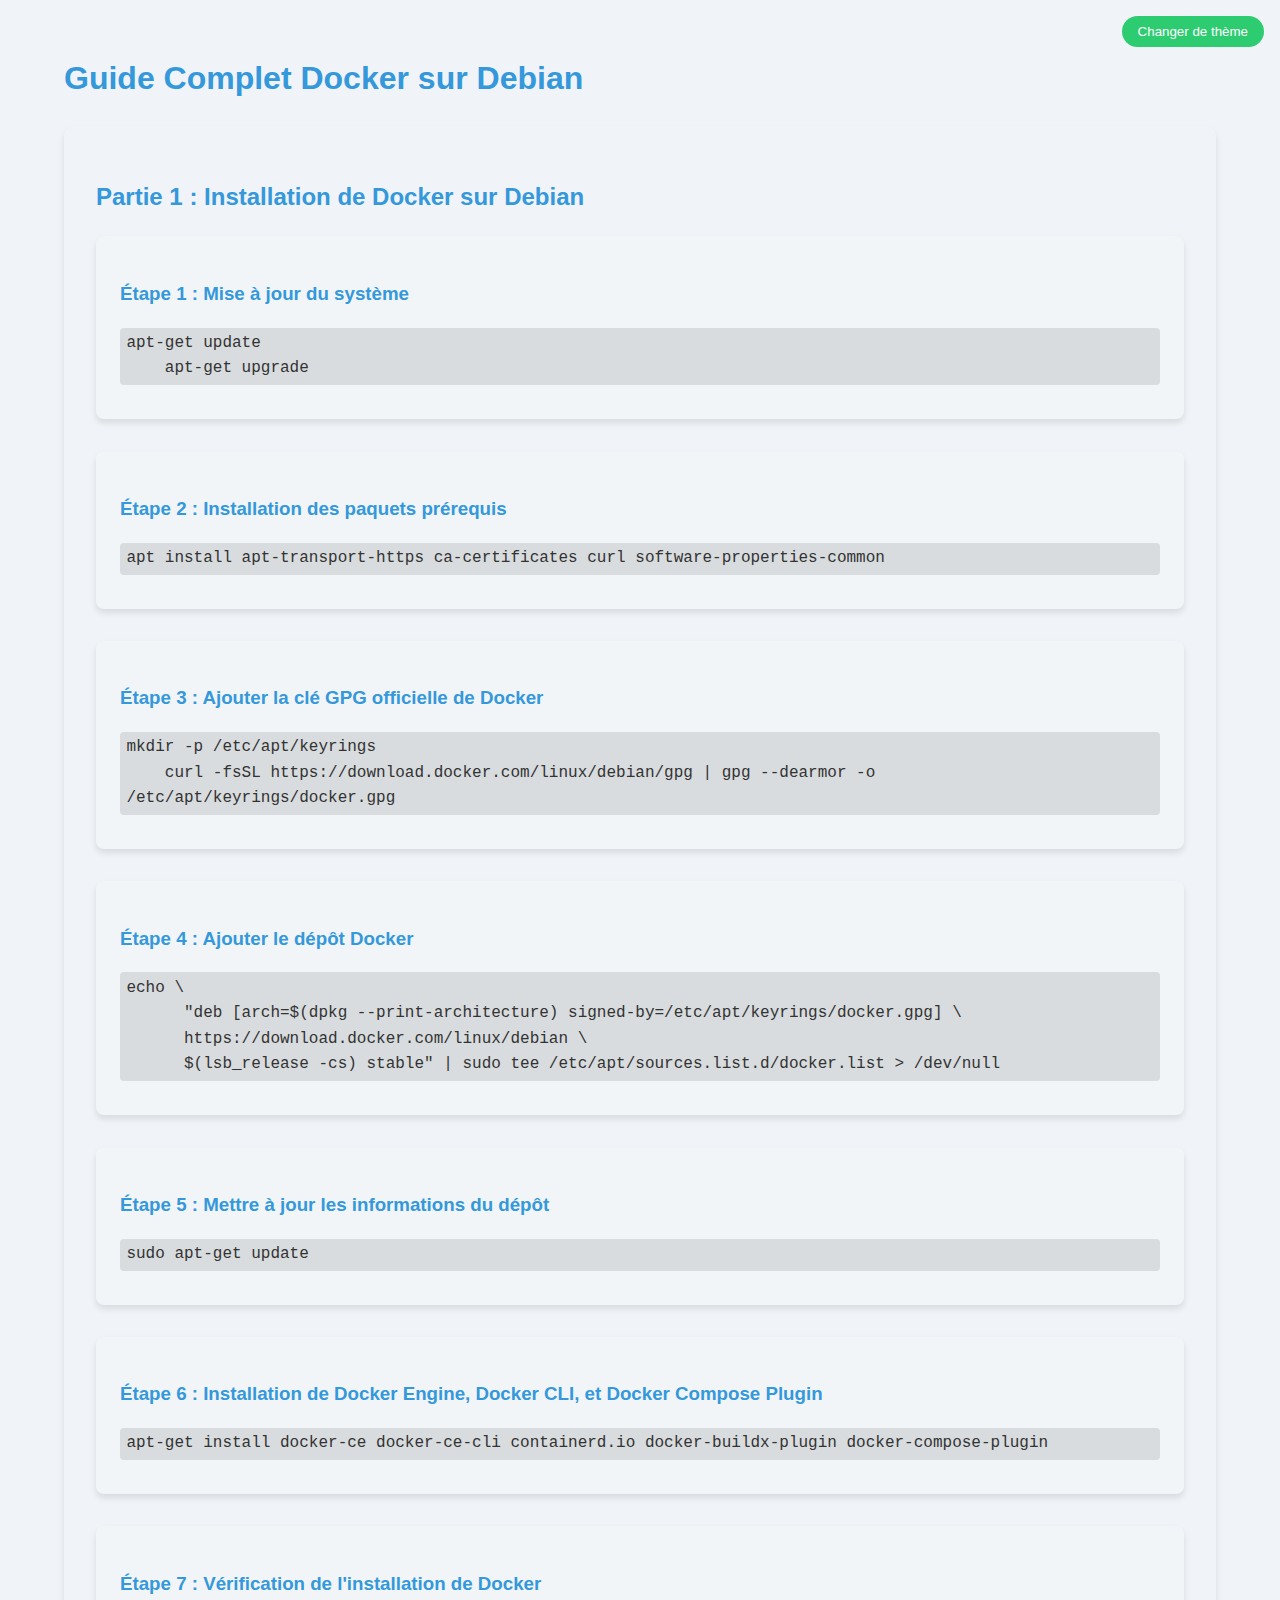
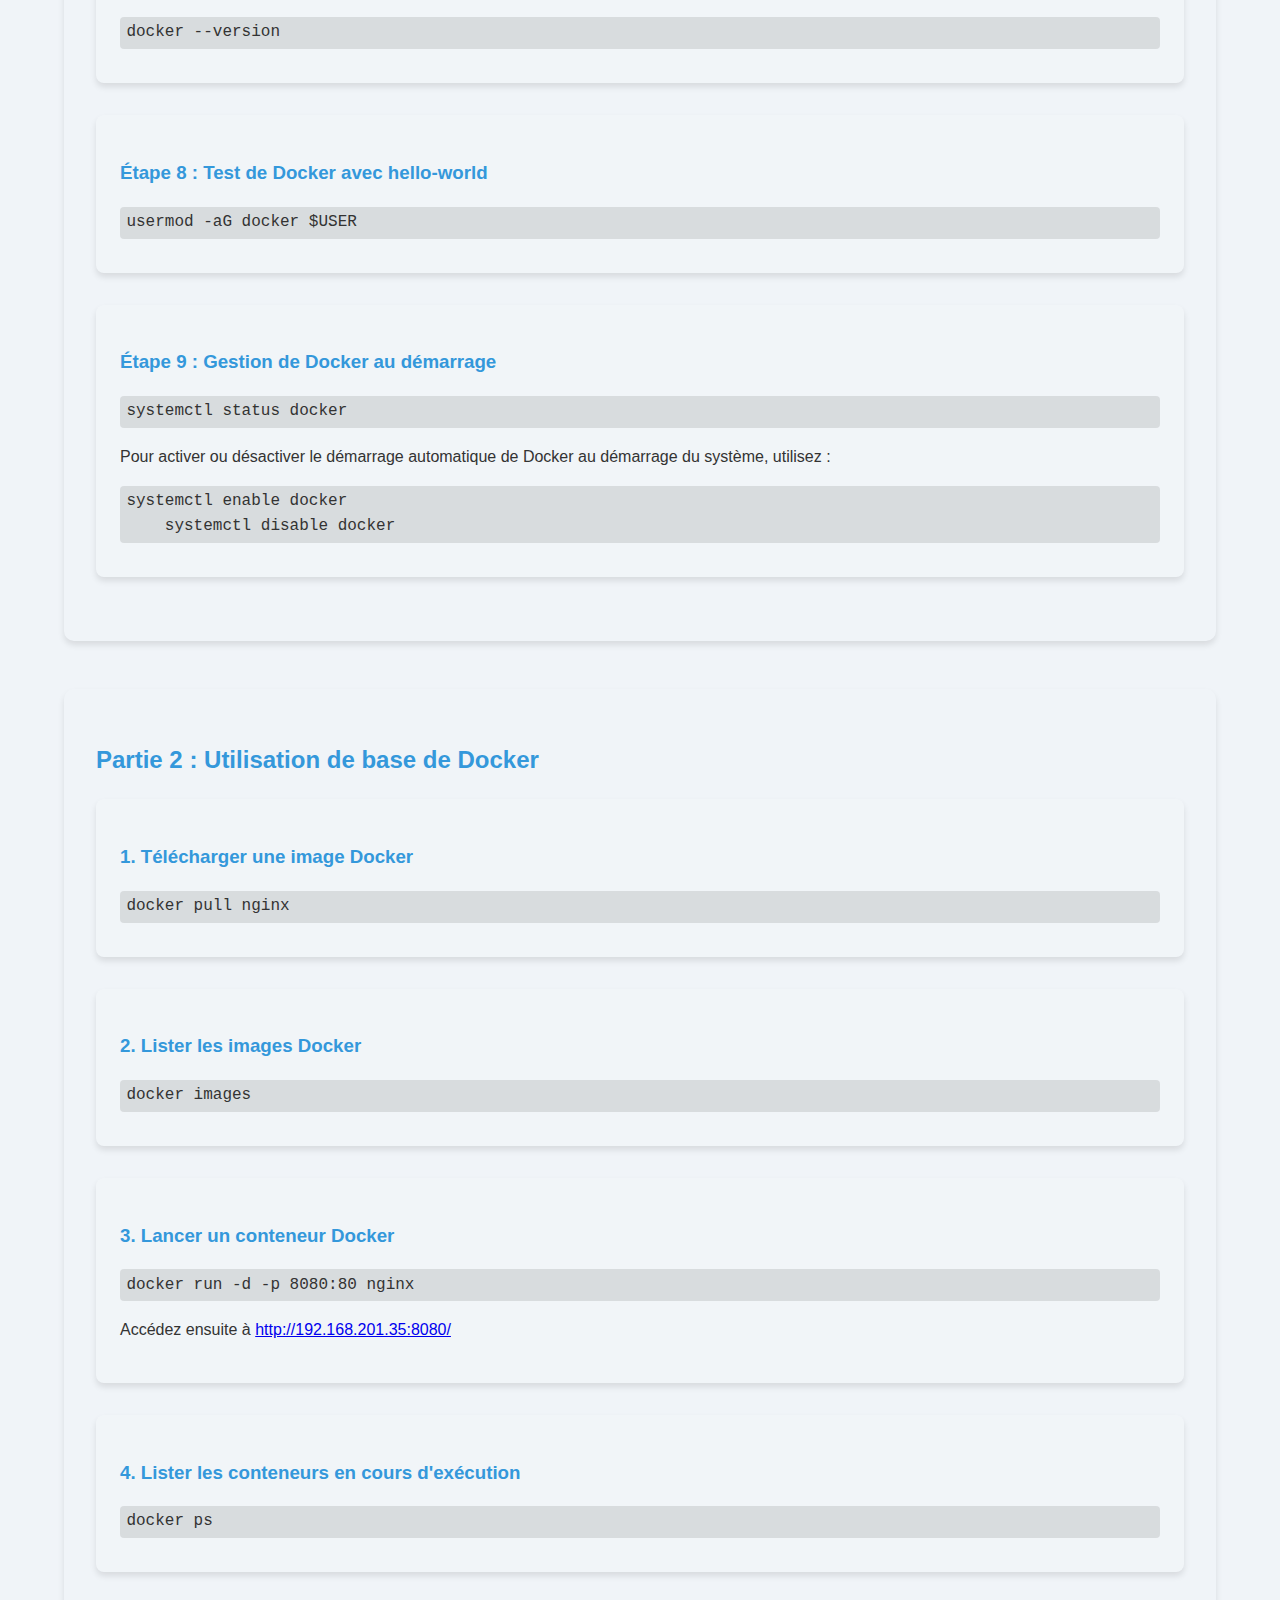
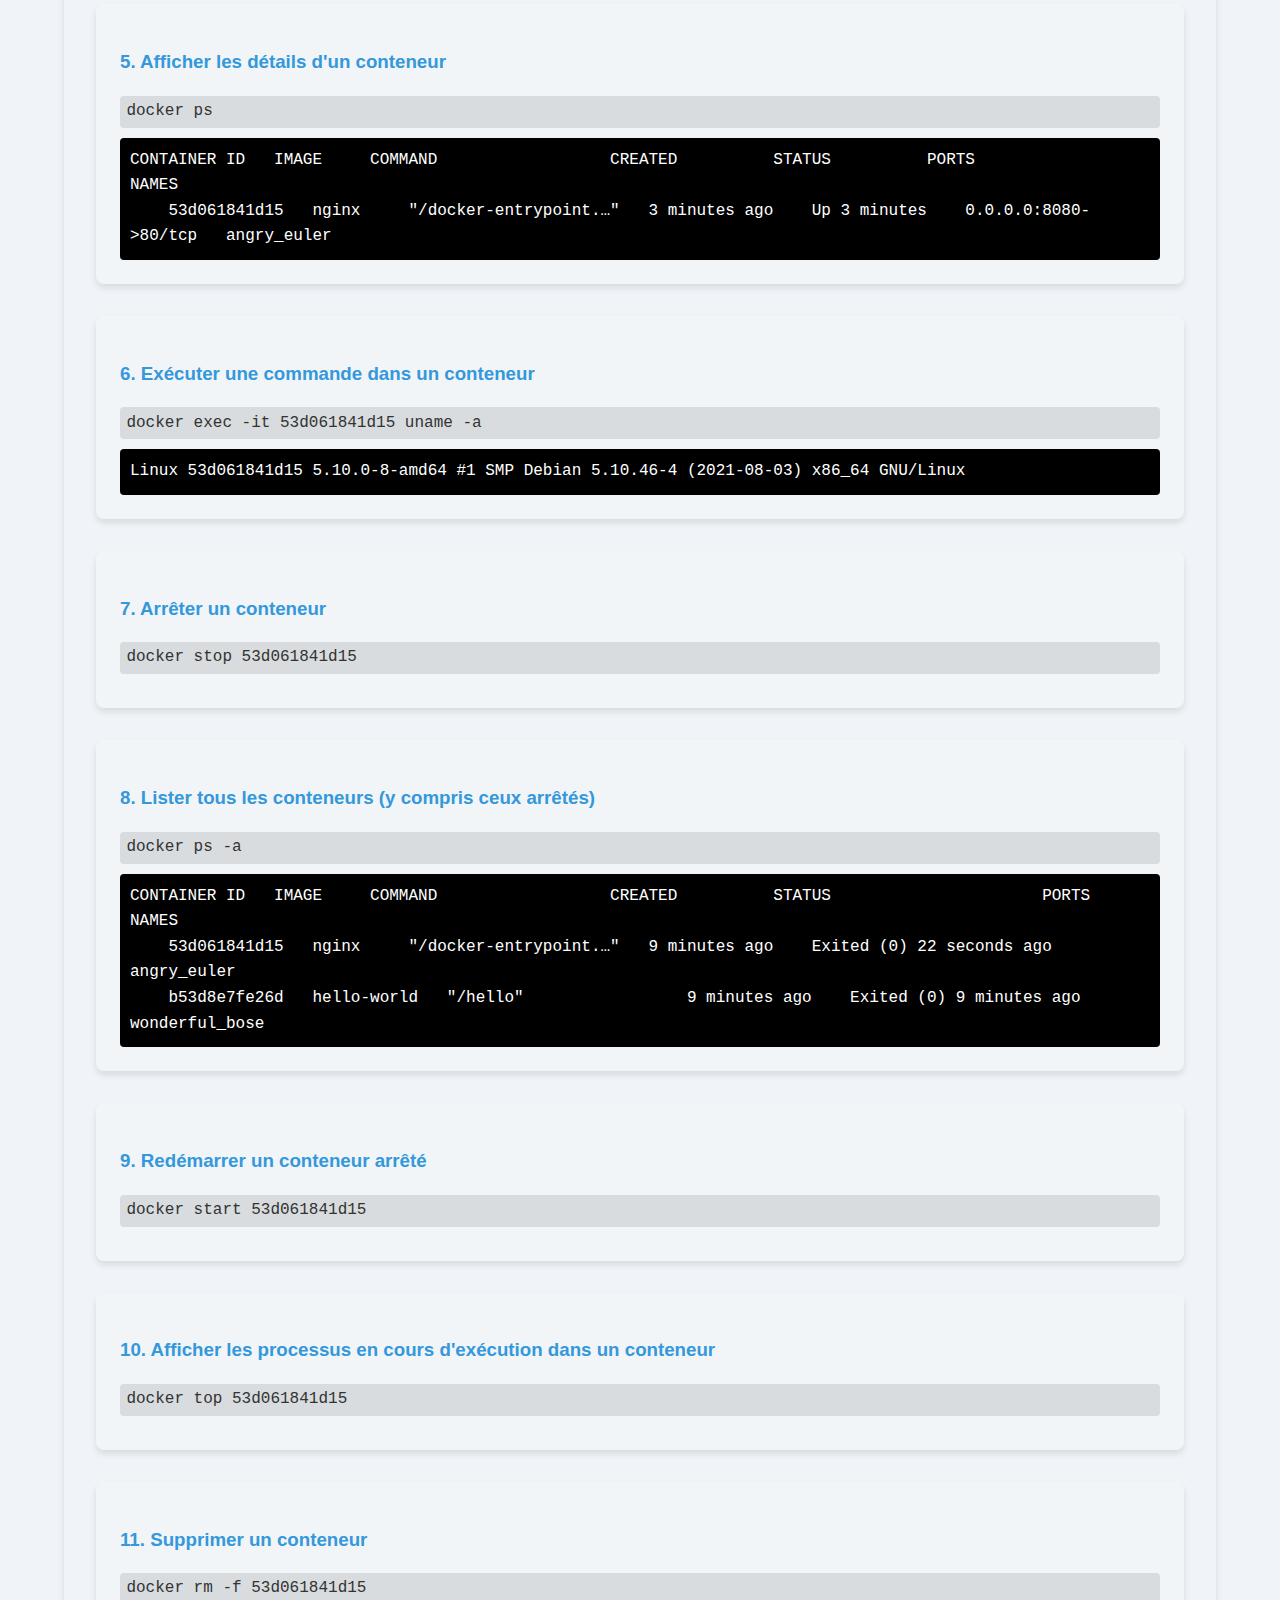
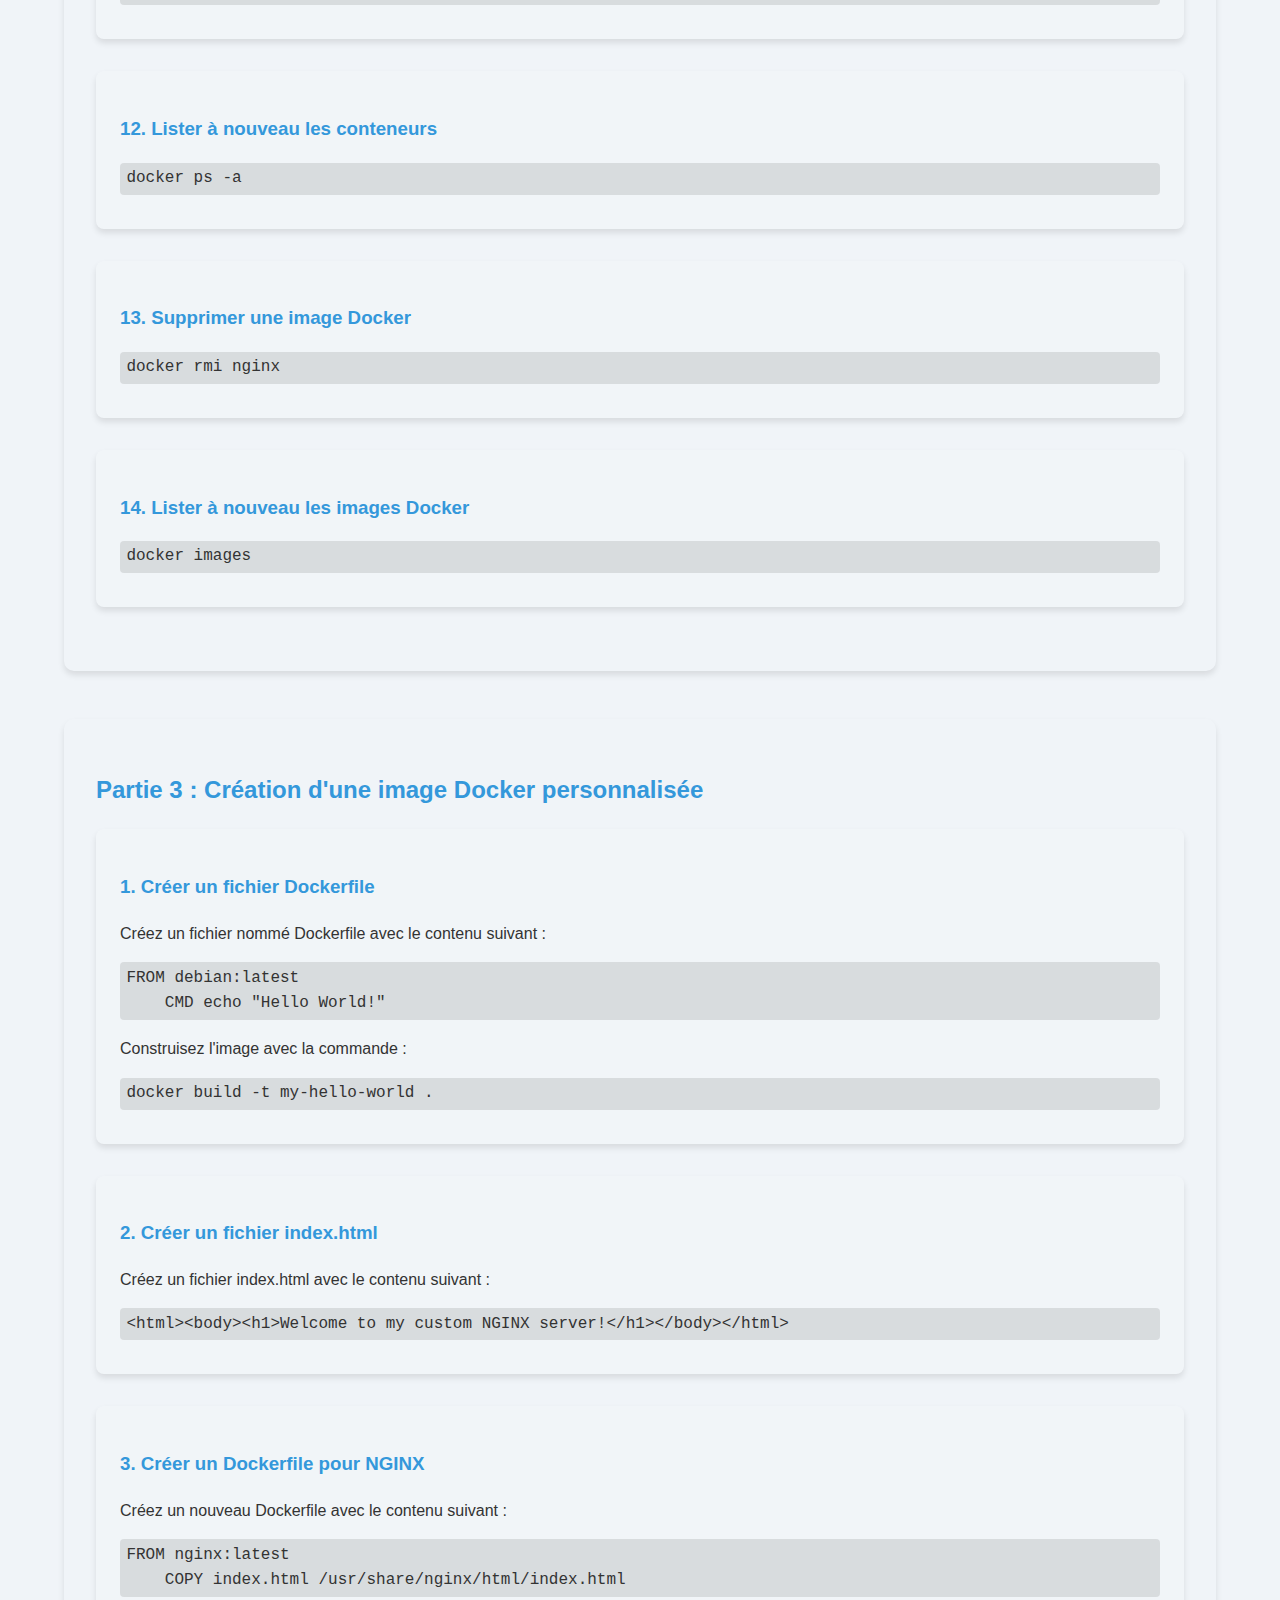
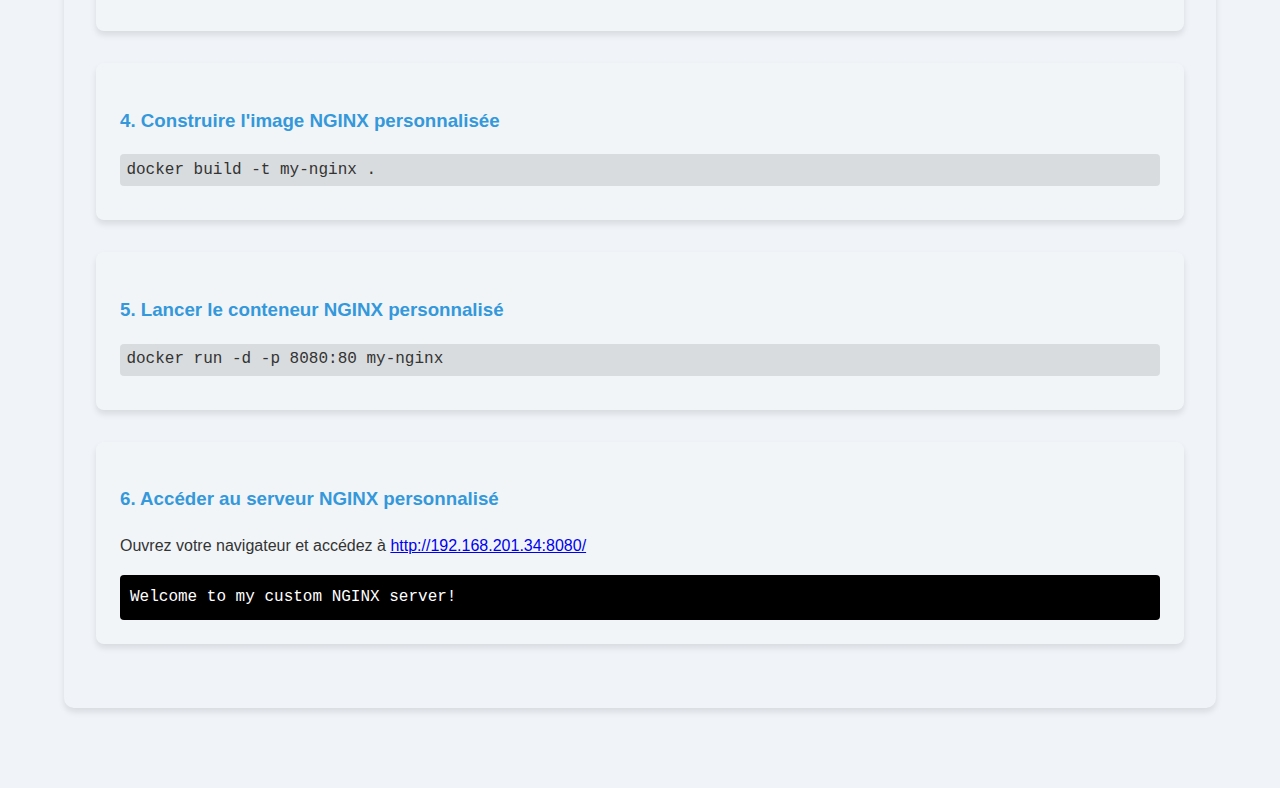
<file: index.html>
<html><head><meta charset="utf-8"><meta name="viewport" content="width=device-width, initial-scale=1"><title>Guide Complet Docker sur Debian</title>
    <link href="style.css" rel="stylesheet">
    </head>
    <body class="light-mode">
    <div class="container">
      <h1>Guide Complet Docker sur Debian</h1>
      
      <button class="theme-switch" onclick="toggleTheme()">Changer de thème</button>
    
      <div class="part">
        <h2>Partie 1 : Installation de Docker sur Debian</h2>
        
        <div class="step">
          <h3>Étape 1 : Mise à jour du système</h3>
          <code>apt-get update
    apt-get upgrade</code>
        </div>
    
        <div class="step">
          <h3>Étape 2 : Installation des paquets prérequis</h3>
          <code>apt install apt-transport-https ca-certificates curl software-properties-common</code>
        </div>
    
        <div class="step">
          <h3>Étape 3 : Ajouter la clé GPG officielle de Docker</h3>
          <code>mkdir -p /etc/apt/keyrings
    curl -fsSL https://download.docker.com/linux/debian/gpg | gpg --dearmor -o /etc/apt/keyrings/docker.gpg</code>
        </div>
    
        <div class="step">
          <h3>Étape 4 : Ajouter le dépôt Docker</h3>
          <code>echo \
      "deb [arch=$(dpkg --print-architecture) signed-by=/etc/apt/keyrings/docker.gpg] \
      https://download.docker.com/linux/debian \
      $(lsb_release -cs) stable" | sudo tee /etc/apt/sources.list.d/docker.list > /dev/null</code>
        </div>
    
        <div class="step">
          <h3>Étape 5 : Mettre à jour les informations du dépôt</h3>
          <code>sudo apt-get update</code>
        </div>
    
        <div class="step">
          <h3>Étape 6 : Installation de Docker Engine, Docker CLI, et Docker Compose Plugin</h3>
          <code>apt-get install docker-ce docker-ce-cli containerd.io docker-buildx-plugin docker-compose-plugin</code>
        </div>
    
        <div class="step">
          <h3>Étape 7 : Vérification de l'installation de Docker</h3>
          <code>docker --version</code>
        </div>
    
        <div class="step">
          <h3>Étape 8 : Test de Docker avec hello-world</h3>
          <code>usermod -aG docker $USER</code>
        </div>
    
        <div class="step">
          <h3>Étape 9 : Gestion de Docker au démarrage</h3>
          <code>systemctl status docker</code>
          <p>Pour activer ou désactiver le démarrage automatique de Docker au démarrage du système, utilisez :</p>
          <code>systemctl enable docker
    systemctl disable docker</code>
        </div>
      </div>
    
      <div class="part">
        <h2>Partie 2 : Utilisation de base de Docker</h2>
        
        <div class="step">
          <h3>1. Télécharger une image Docker</h3>
          <code>docker pull nginx</code>
        </div>
    
        <div class="step">
          <h3>2. Lister les images Docker</h3>
          <code>docker images</code>
        </div>
    
        <div class="step">
          <h3>3. Lancer un conteneur Docker</h3>
          <code>docker run -d -p 8080:80 nginx</code>
          <p>Accédez ensuite à <a href="http://192.168.201.35:8080/">http://192.168.201.35:8080/</a></p>
        </div>
    
        <div class="step">
          <h3>4. Lister les conteneurs en cours d'exécution</h3>
          <code>docker ps</code>
        </div>
    
        <div class="step">
          <h3>5. Afficher les détails d'un conteneur</h3>
          <code>docker ps</code>
          <div class="output">CONTAINER ID   IMAGE     COMMAND                  CREATED          STATUS          PORTS                  NAMES
    53d061841d15   nginx     "/docker-entrypoint.…"   3 minutes ago    Up 3 minutes    0.0.0.0:8080->80/tcp   angry_euler</div>
        </div>
    
        <div class="step">
          <h3>6. Exécuter une commande dans un conteneur</h3>
          <code>docker exec -it 53d061841d15 uname -a</code>
          <div class="output">Linux 53d061841d15 5.10.0-8-amd64 #1 SMP Debian 5.10.46-4 (2021-08-03) x86_64 GNU/Linux</div>
        </div>
    
        <div class="step">
          <h3>7. Arrêter un conteneur</h3>
          <code>docker stop 53d061841d15</code>
        </div>
    
        <div class="step">
          <h3>8. Lister tous les conteneurs (y compris ceux arrêtés)</h3>
          <code>docker ps -a</code>
          <div class="output">CONTAINER ID   IMAGE     COMMAND                  CREATED          STATUS                      PORTS     NAMES
    53d061841d15   nginx     "/docker-entrypoint.…"   9 minutes ago    Exited (0) 22 seconds ago             angry_euler
    b53d8e7fe26d   hello-world   "/hello"                 9 minutes ago    Exited (0) 9 minutes ago               wonderful_bose</div>
        </div>
    
        <div class="step">
          <h3>9. Redémarrer un conteneur arrêté</h3>
          <code>docker start 53d061841d15</code>
        </div>
    
        <div class="step">
          <h3>10. Afficher les processus en cours d'exécution dans un conteneur</h3>
          <code>docker top 53d061841d15</code>
        </div>
    
        <div class="step">
          <h3>11. Supprimer un conteneur</h3>
          <code>docker rm -f 53d061841d15</code>
        </div>
    
        <div class="step">
          <h3>12. Lister à nouveau les conteneurs</h3>
          <code>docker ps -a</code>
        </div>
    
        <div class="step">
          <h3>13. Supprimer une image Docker</h3>
          <code>docker rmi nginx</code>
        </div>
    
        <div class="step">
          <h3>14. Lister à nouveau les images Docker</h3>
          <code>docker images</code>
        </div>
      </div>
    
      <div class="part">
        <h2>Partie 3 : Création d'une image Docker personnalisée</h2>
        
        <div class="step">
          <h3>1. Créer un fichier Dockerfile</h3>
          <p>Créez un fichier nommé Dockerfile avec le contenu suivant :</p>
          <code>FROM debian:latest
    CMD echo "Hello World!"</code>
          <p>Construisez l'image avec la commande :</p>
          <code>docker build -t my-hello-world .</code>
        </div>
    
        <div class="step">
          <h3>2. Créer un fichier index.html</h3>
          <p>Créez un fichier index.html avec le contenu suivant :</p>
          <code>&lt;html&gt;&lt;body&gt;&lt;h1&gt;Welcome to my custom NGINX server!&lt;/h1&gt;&lt;/body&gt;&lt;/html&gt;</code>
        </div>
    
        <div class="step">
          <h3>3. Créer un Dockerfile pour NGINX</h3>
          <p>Créez un nouveau Dockerfile avec le contenu suivant :</p>
          <code>FROM nginx:latest
    COPY index.html /usr/share/nginx/html/index.html</code>
        </div>
    
        <div class="step">
          <h3>4. Construire l'image NGINX personnalisée</h3>
          <code>docker build -t my-nginx .</code>
        </div>
    
        <div class="step">
          <h3>5. Lancer le conteneur NGINX personnalisé</h3>
          <code>docker run -d -p 8080:80 my-nginx</code>
        </div>
    
        <div class="step">
          <h3>6. Accéder au serveur NGINX personnalisé</h3>
          <p>Ouvrez votre navigateur et accédez à <a href="http://192.168.201.34:8080/">http://192.168.201.34:8080/</a></p>
          <div class="output">Welcome to my custom NGINX server!</div>
        </div>
      </div>
    </div>
    
    <script src="script.js"></script>
    </body></html>
</file>
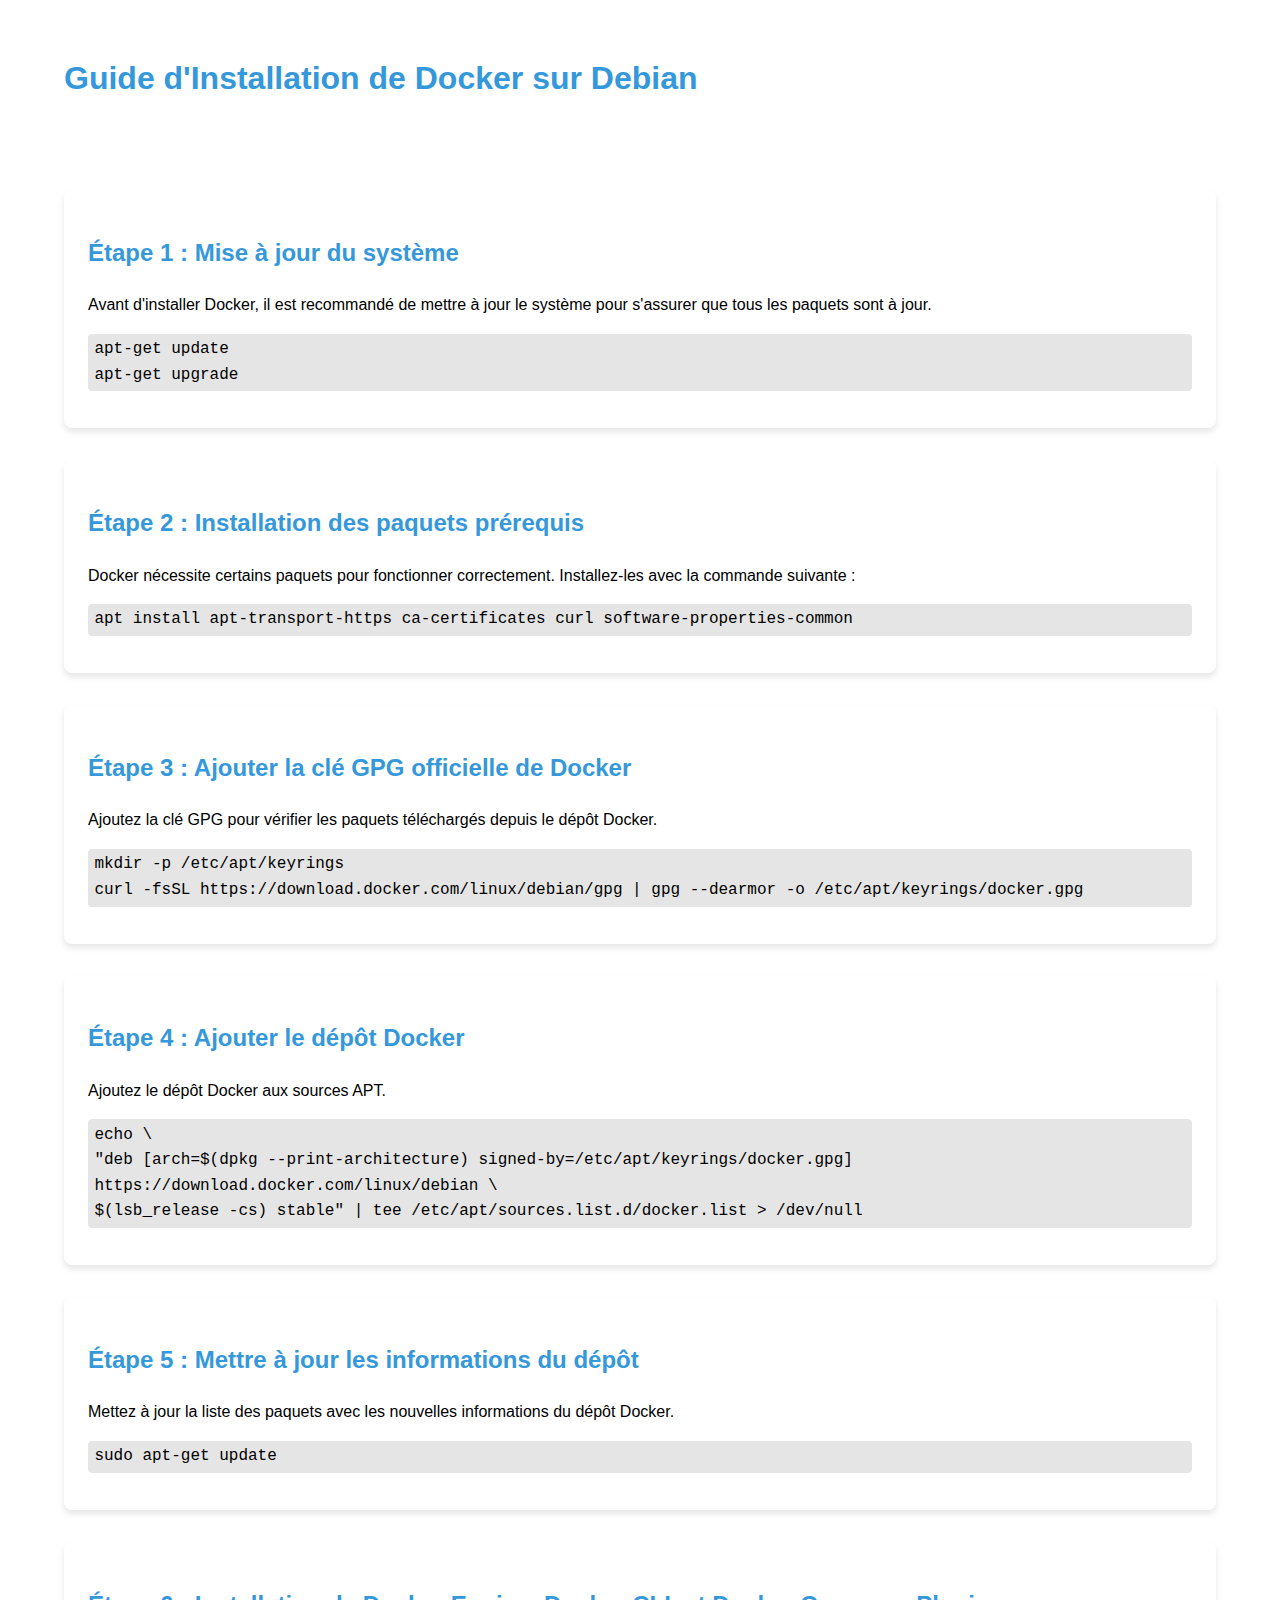
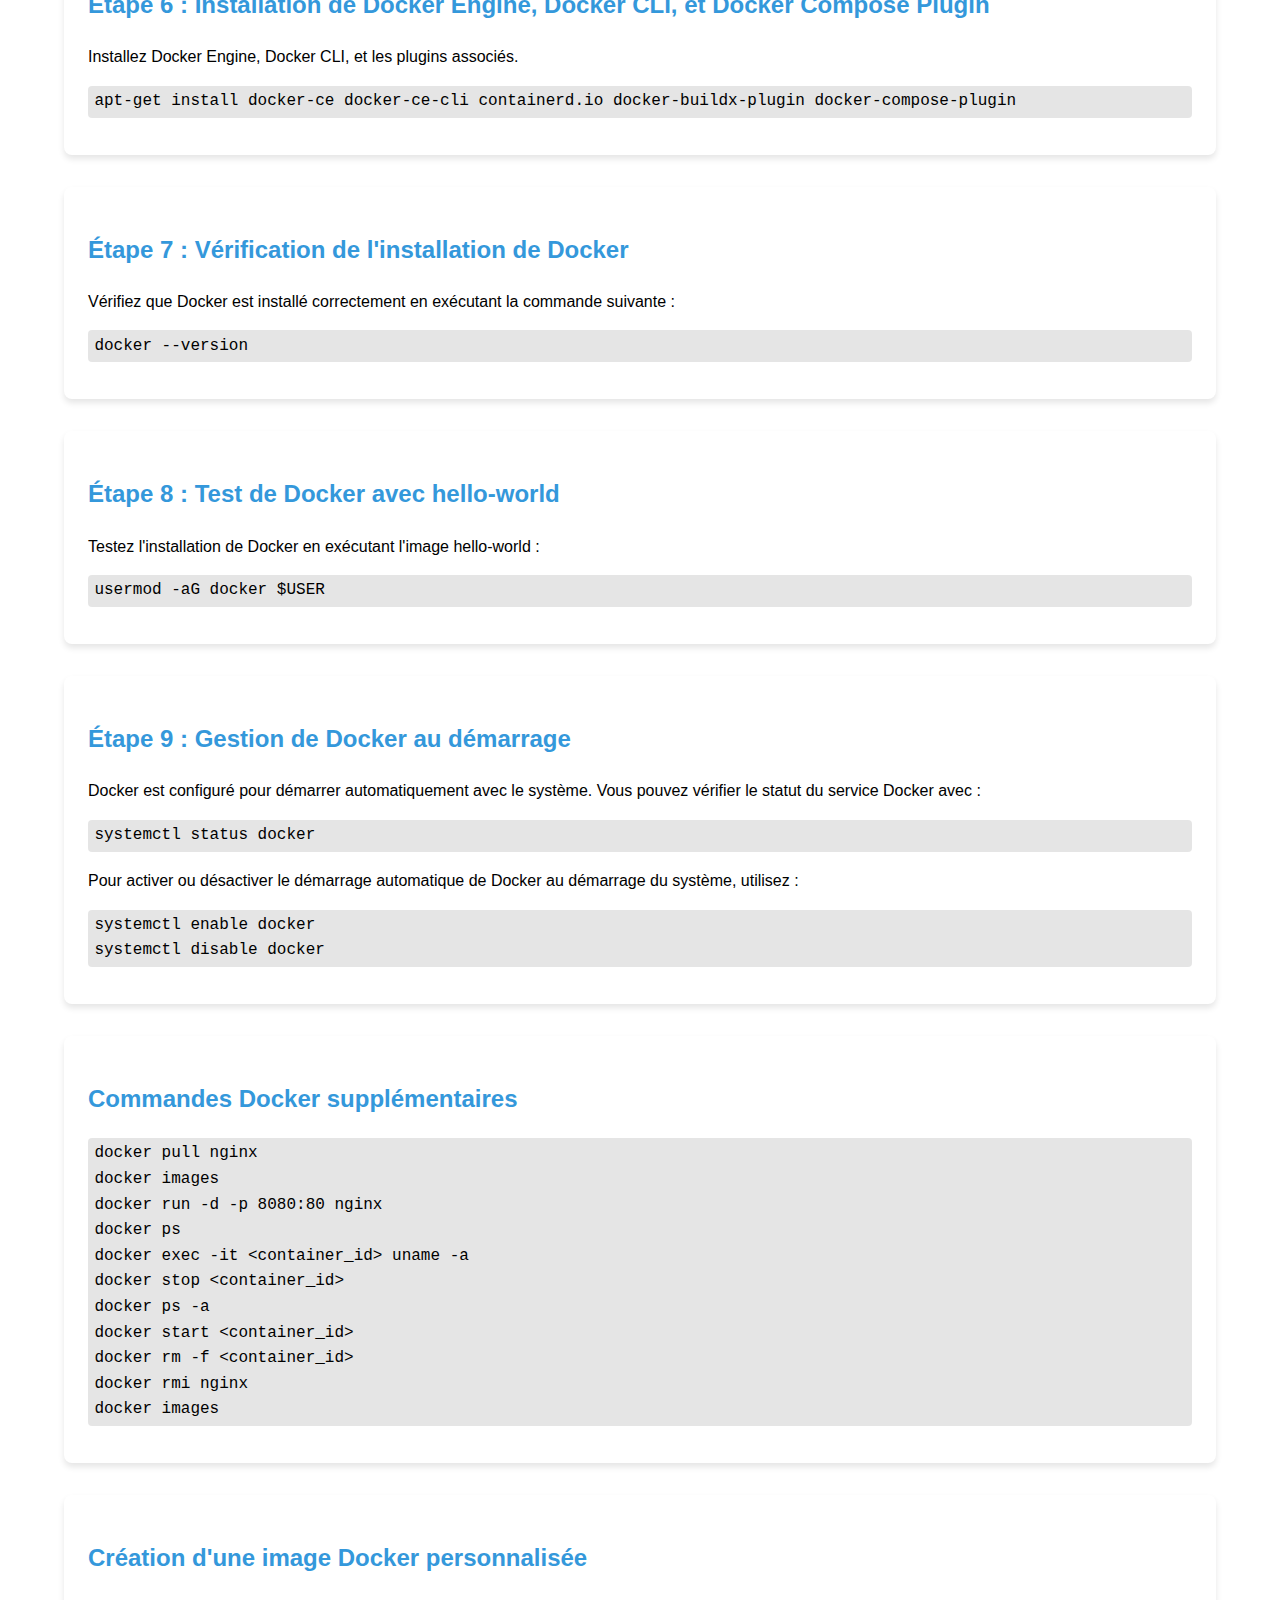
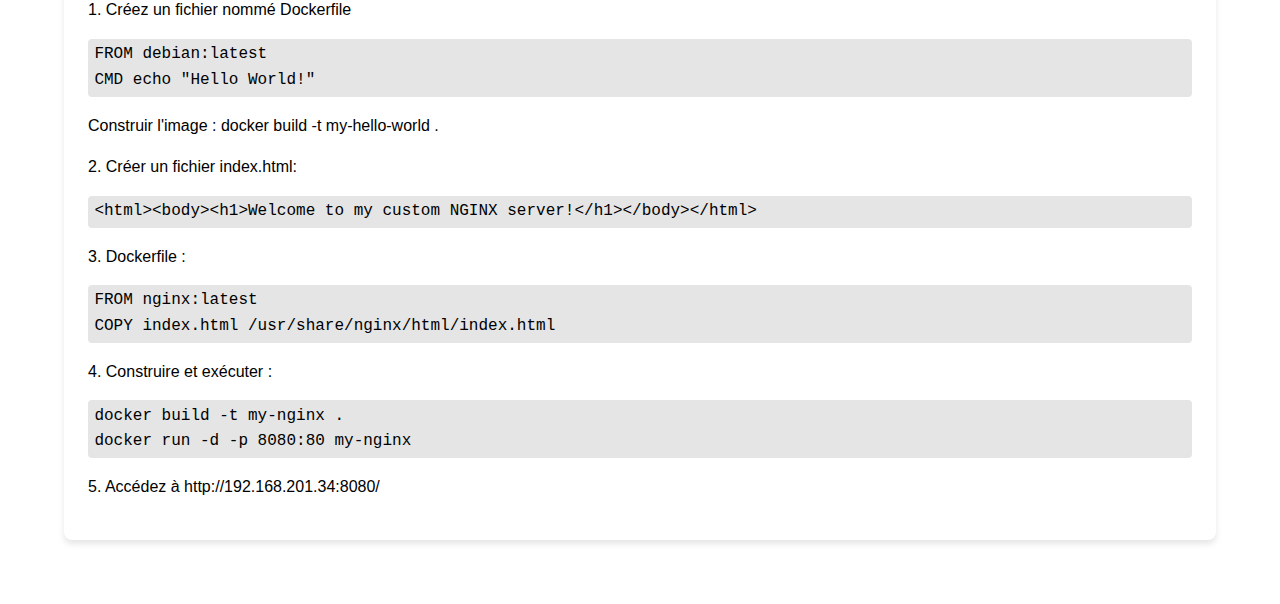
<file: web.html>
<html><head>
<meta charset="UTF-8">
<meta name="viewport" content="width=device-width, initial-scale=1.0">
<title>Guide d'Installation de Docker sur Debian</title>
<link rel="stylesheet" href="style.css">
<style>
    @import url('https://fonts.googleapis.com/css2?family=Fira+Code:wght@400;500;700&family=Roboto:wght@400;700&display=swap');
</style></head>
<body>
    <div class="floating-docker" id="docker1"></div>
    <div class="floating-docker" id="docker2"></div>
    <div class="glow" id="glow1"></div>
    <div class="glow" id="glow2"></div>

    <header>
        <div class="container">
            <h1>Guide d'Installation de Docker sur Debian</h1>
        </div>
    </header>

    <div class="container">
        <div class="step">
            <h2>Étape 1 : Mise à jour du système</h2>
            <p>Avant d'installer Docker, il est recommandé de mettre à jour le système pour s'assurer que tous les paquets sont à jour.</p>
            <pre><code>apt-get update
apt-get upgrade</code></pre>
        </div>

        <div class="step">
            <h2>Étape 2 : Installation des paquets prérequis</h2>
            <p>Docker nécessite certains paquets pour fonctionner correctement. Installez-les avec la commande suivante :</p>
            <pre><code>apt install apt-transport-https ca-certificates curl software-properties-common</code></pre>
        </div>

        <div class="step">
            <h2>Étape 3 : Ajouter la clé GPG officielle de Docker</h2>
            <p>Ajoutez la clé GPG pour vérifier les paquets téléchargés depuis le dépôt Docker.</p>
            <pre><code>mkdir -p /etc/apt/keyrings
curl -fsSL https://download.docker.com/linux/debian/gpg | gpg --dearmor -o /etc/apt/keyrings/docker.gpg</code></pre>
        </div>

        <div class="step">
            <h2>Étape 4 : Ajouter le dépôt Docker</h2>
            <p>Ajoutez le dépôt Docker aux sources APT.</p>
            <pre><code>echo \
"deb [arch=$(dpkg --print-architecture) signed-by=/etc/apt/keyrings/docker.gpg] https://download.docker.com/linux/debian \
$(lsb_release -cs) stable" | tee /etc/apt/sources.list.d/docker.list > /dev/null</code></pre>
        </div>

        <div class="step">
            <h2>Étape 5 : Mettre à jour les informations du dépôt</h2>
            <p>Mettez à jour la liste des paquets avec les nouvelles informations du dépôt Docker.</p>
            <pre><code>sudo apt-get update</code></pre>
        </div>

        <div class="step">
            <h2>Étape 6 : Installation de Docker Engine, Docker CLI, et Docker Compose Plugin</h2>
            <p>Installez Docker Engine, Docker CLI, et les plugins associés.</p>
            <pre><code>apt-get install docker-ce docker-ce-cli containerd.io docker-buildx-plugin docker-compose-plugin</code></pre>
        </div>

        <div class="step">
            <h2>Étape 7 : Vérification de l'installation de Docker</h2>
            <p>Vérifiez que Docker est installé correctement en exécutant la commande suivante :</p>
            <pre><code>docker --version</code></pre>
        </div>

        <div class="step">
            <h2>Étape 8 : Test de Docker avec hello-world</h2>
            <p>Testez l'installation de Docker en exécutant l'image hello-world :</p>
            <pre><code>usermod -aG docker $USER</code></pre>
        </div>

        <div class="step">
            <h2>Étape 9 : Gestion de Docker au démarrage</h2>
            <p>Docker est configuré pour démarrer automatiquement avec le système. Vous pouvez vérifier le statut du service Docker avec :</p>
            <pre><code>systemctl status docker</code></pre>
            <p>Pour activer ou désactiver le démarrage automatique de Docker au démarrage du système, utilisez :</p>
            <pre><code>systemctl enable docker
systemctl disable docker</code></pre>
        </div>

        <div class="step">
            <h2>Commandes Docker supplémentaires</h2>
            <pre><code>docker pull nginx
docker images
docker run -d -p 8080:80 nginx
docker ps
docker exec -it &lt;container_id&gt; uname -a
docker stop &lt;container_id&gt;
docker ps -a
docker start &lt;container_id&gt;
docker rm -f &lt;container_id&gt;
docker rmi nginx
docker images</code></pre>
        </div>

        <div class="step">
            <h2>Création d'une image Docker personnalisée</h2>
            <p>1. Créez un fichier nommé Dockerfile</p>
            <pre><code>FROM debian:latest
CMD echo "Hello World!"</code></pre>
            <p>Construir l'image : docker build -t my-hello-world .</p>
            
            <p>2. Créer un fichier index.html:</p>
            <pre><code>&lt;html&gt;&lt;body&gt;&lt;h1&gt;Welcome to my custom NGINX server!&lt;/h1&gt;&lt;/body&gt;&lt;/html&gt;</code></pre>
            
            <p>3. Dockerfile :</p>
            <pre><code>FROM nginx:latest
COPY index.html /usr/share/nginx/html/index.html</code></pre>
            
            <p>4. Construire et exécuter :</p>
            <pre><code>docker build -t my-nginx .
docker run -d -p 8080:80 my-nginx</code></pre>
            
            <p>5. Accédez à http://192.168.201.34:8080/</p>
        </div>
    </div>

    <script>
        document.addEventListener('DOMContentLoaded', (event) => {
            const steps = document.querySelectorAll('.step');
            steps.forEach((step, index) => {
                step.style.animationDelay = `${index * 0.1}s`;
            });
        });
    </script>
</body>
</html>
</file>
<file: style.css>
:root {
    --bg-light: #f0f4f8;
    --text-light: #333;
    --primary-light: #3498db;
    --secondary-light: #2ecc71;
    
    --bg-dark: #2c3e50;
    --text-dark: #ecf0f1;
    --primary-dark: #3498db;
    --secondary-dark: #2ecc71;
  }
  
  body {
    font-family: 'Segoe UI', Tahoma, Geneva, Verdana, sans-serif;
    line-height: 1.6;
    margin: 0;
    padding: 0;
    transition: background-color 0.3s, color 0.3s;
  }
  
  body.light-mode {
    background-color: var(--bg-light);
    color: var(--text-light);
  }
  
  body.dark-mode {
    background-color: var(--bg-dark);
    color: var(--text-dark);
  }
  
  .container {
    width: 90%;
    max-width: 1200px;
    margin: 0 auto;
    padding: 2rem;
  }
  
  h1, h2, h3 {
    color: var(--primary-light);
  }
  
  .dark-mode h1, .dark-mode h2, .dark-mode h3 {
    color: var(--primary-dark);
  }
  
  .part {
    margin-bottom: 3rem;
    padding: 2rem;
    background-color: rgba(255, 255, 255, 0.05);
    border-radius: 10px;
    box-shadow: 0 4px 6px rgba(0, 0, 0, 0.1);
  }
  
  .step {
    background-color: rgba(255, 255, 255, 0.1);
    border-radius: 8px;
    padding: 1.5rem;
    margin-bottom: 2rem;
    box-shadow: 0 4px 6px rgba(0, 0, 0, 0.1);
  }
  
  code {
    background-color: rgba(0, 0, 0, 0.1);
    padding: 0.2rem 0.4rem;
    border-radius: 4px;
    font-family: 'Courier New', Courier, monospace;
    display: block;
    margin: 10px 0;
    white-space: pre-wrap;
  }
  
  .output {
    background-color: #000;
    color: #fff;
    padding: 10px;
    border-radius: 4px;
    font-family: 'Courier New', Courier, monospace;
    white-space: pre-wrap;
  }
  
  .theme-switch {
    position: fixed;
    top: 1rem;
    right: 1rem;
    background-color: var(--secondary-light);
    color: white;
    border: none;
    padding: 0.5rem 1rem;
    border-radius: 20px;
    cursor: pointer;
    transition: background-color 0.3s;
  }
  
  .dark-mode .theme-switch {
    background-color: var(--secondary-dark);
  }
  
  .theme-switch:hover {
    opacity: 0.9;
  }
  
  @keyframes fadeIn {
    from { opacity: 0; }
    to { opacity: 1; }
  }
  
  .part {
    animation: fadeIn 0.5s ease-out;
  }
</file>
